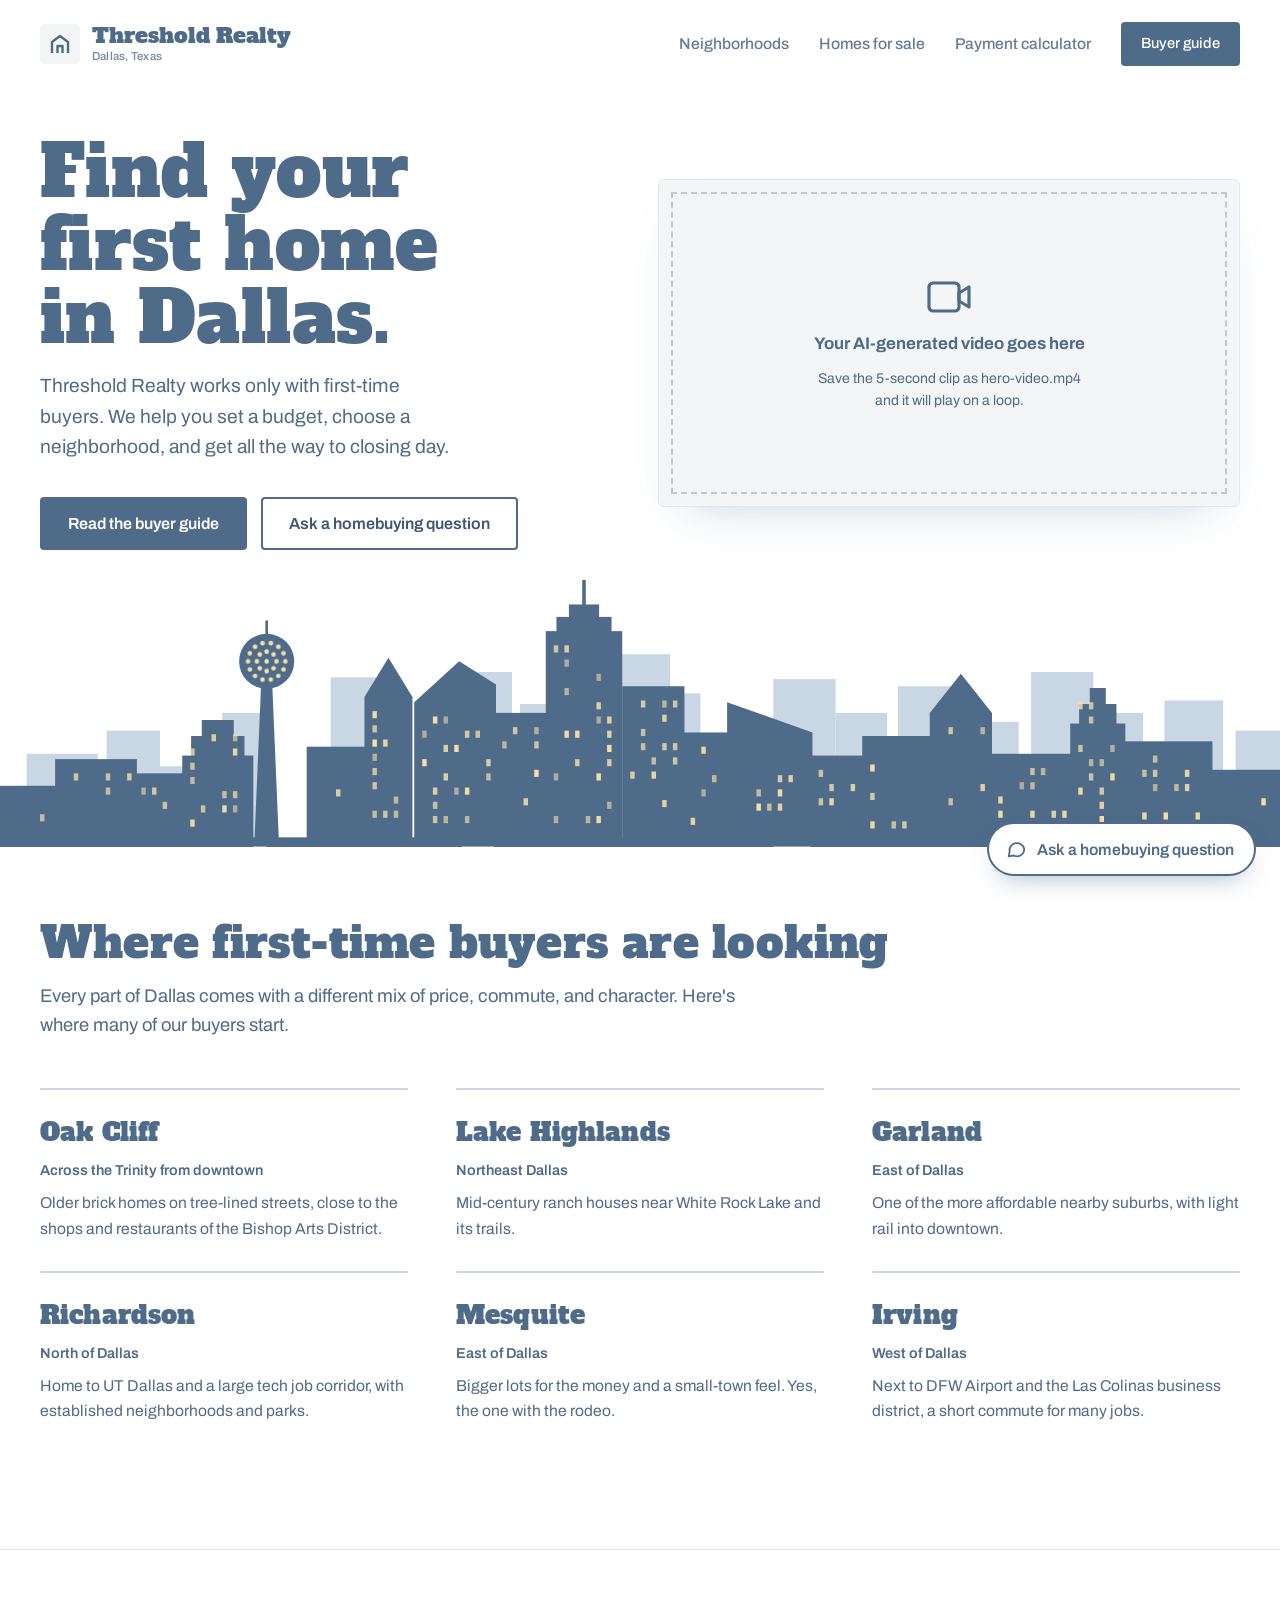
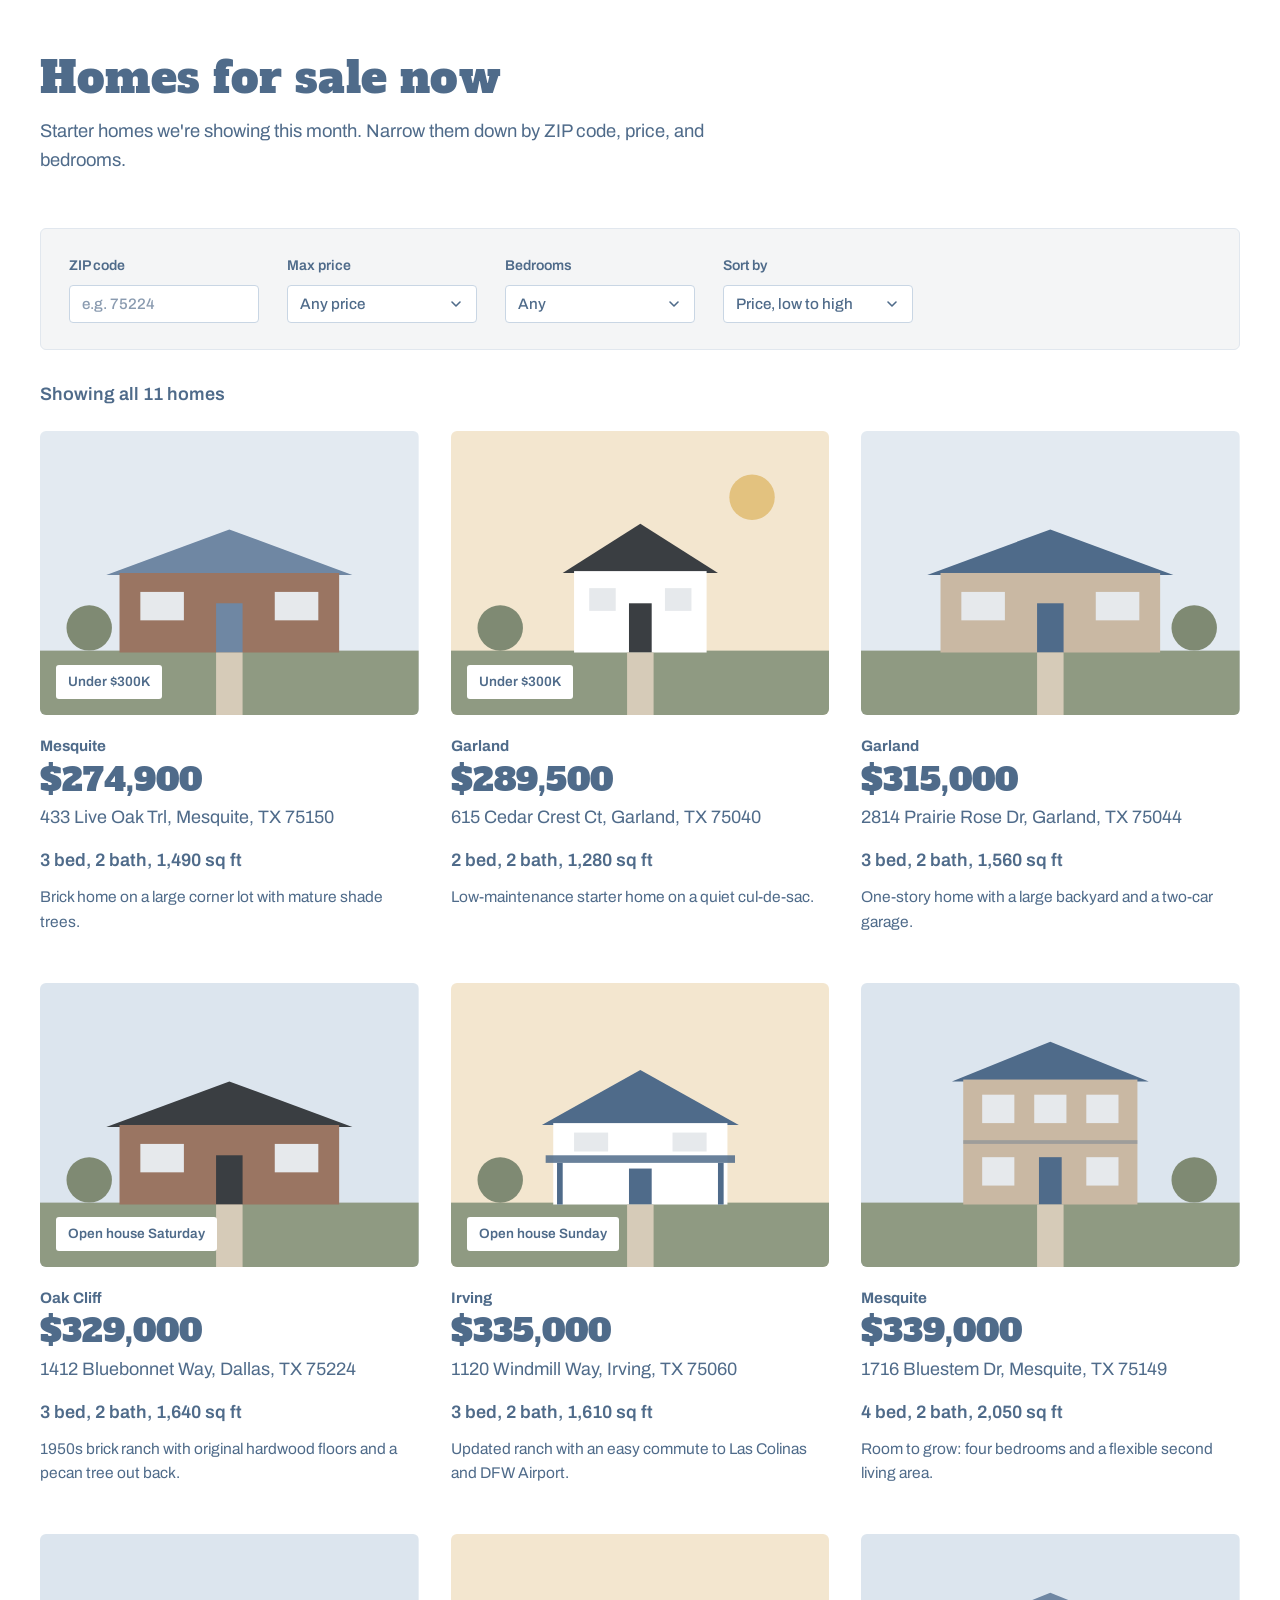
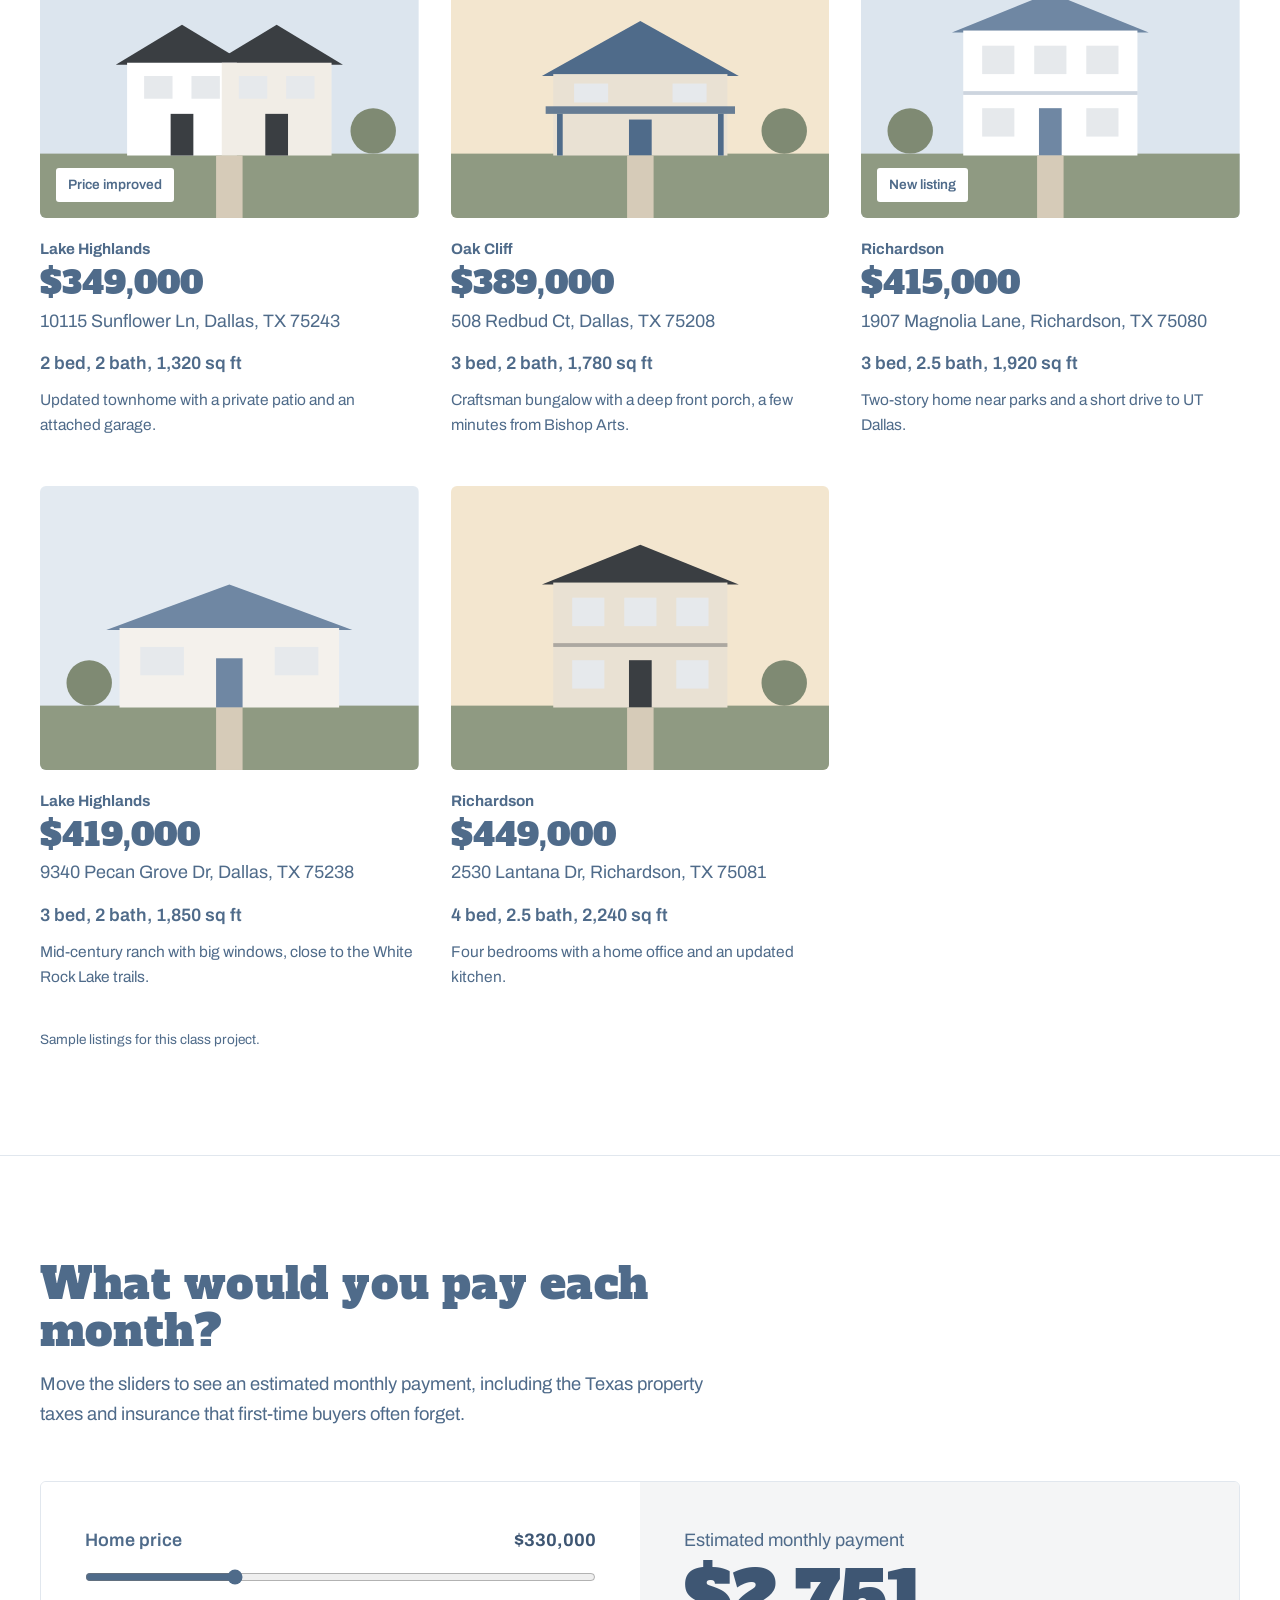
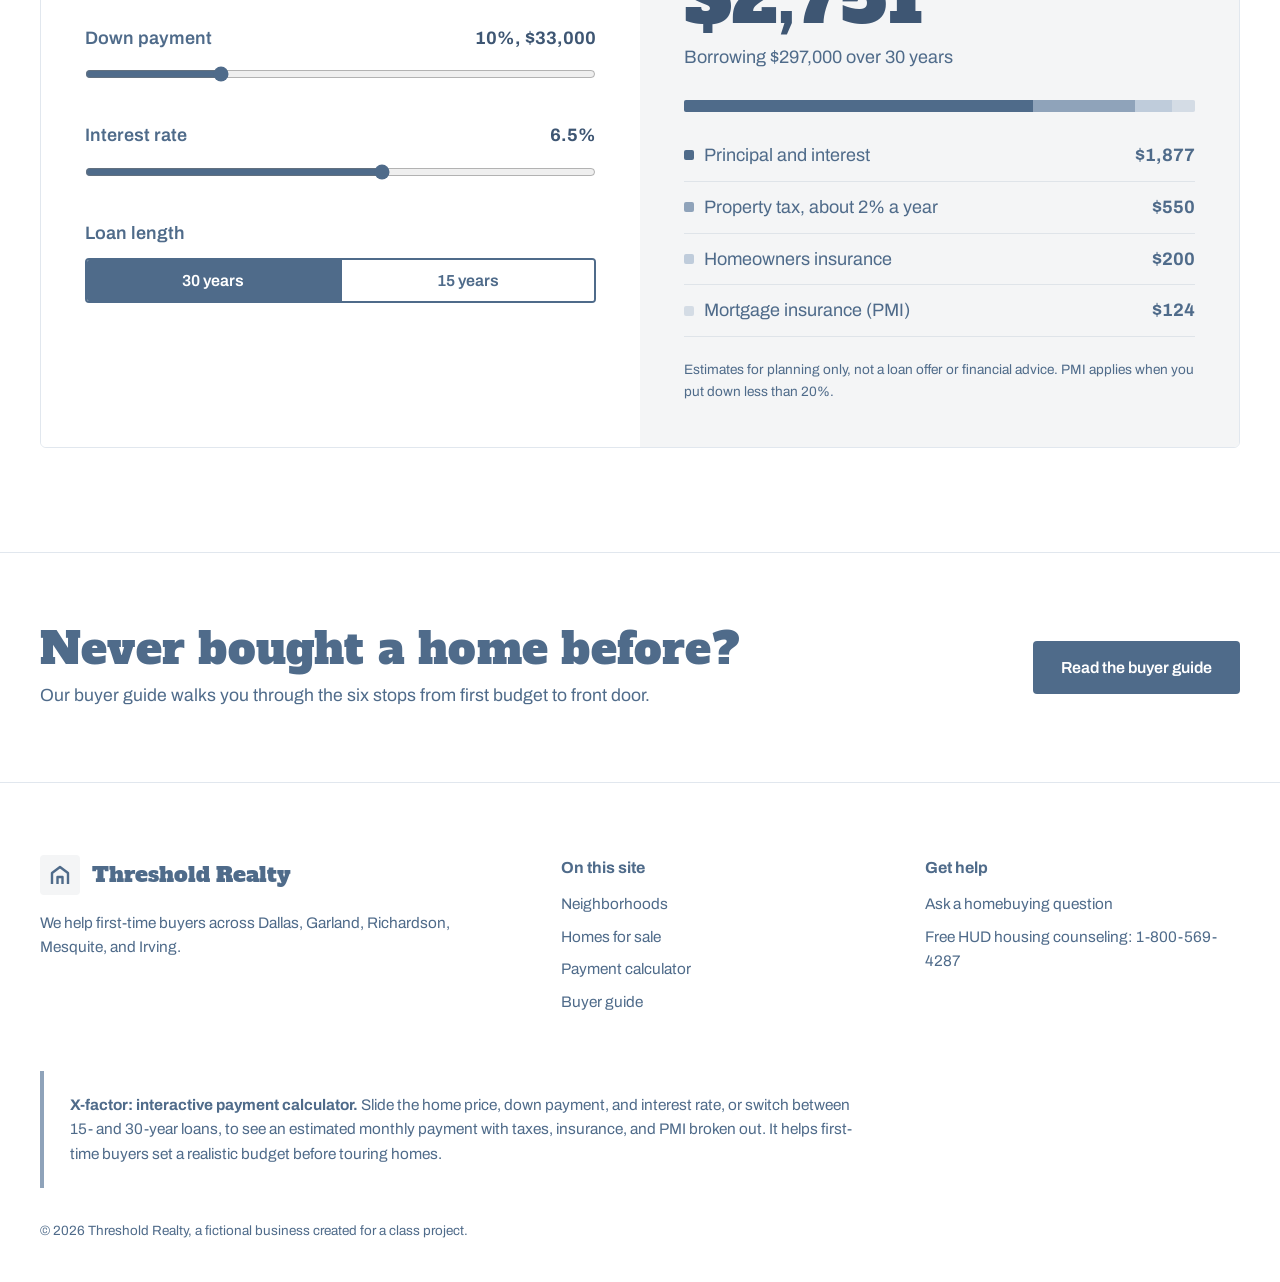
<file: index.html>
<!DOCTYPE html>
<html lang="en">
<head>
  <meta charset="UTF-8">
  <meta name="viewport" content="width=device-width, initial-scale=1.0">
  <title>Threshold Realty | First-Time Homebuyers in Dallas</title>
  <meta name="description" content="Threshold Realty helps first-time buyers find, afford, and close on a home in Dallas.">
  <link rel="stylesheet" href="styles.css">
</head>
<body>

  <!-- =============== HERO: Dallas sunset, skyline, video =============== -->
  <div class="sky">
    <header class="site-header">
      <nav class="wrap nav" aria-label="Main">
        <a href="index.html" class="logo" aria-label="Threshold Realty home">
          <span class="logo-mark"><svg viewBox="0 0 24 24" fill="none" stroke="#4F6B8A" stroke-width="2.4" stroke-linejoin="round"><path d="M4 21V10l8-6 8 6v11"/><path d="M9.5 21v-7h5v7"/></svg></span>
          <span class="logo-word">Threshold Realty<small>Dallas, Texas</small></span>
        </a>
        <ul class="nav-links">
          <li><a href="#neighborhoods">Neighborhoods</a></li>
          <li><a href="#homes">Homes for sale</a></li>
          <li><a href="#calculator">Payment calculator</a></li>
          <li class="keep"><a href="guide.html" class="btn btn-sunset">Buyer guide</a></li>
        </ul>
      </nav>
    </header>

    <section class="wrap hero-body">
      <div>
        <h1>Find your first home in Dallas.</h1>
        <p class="lead">Threshold Realty works only with first-time buyers. We help you set a budget, choose a neighborhood, and get all the way to closing day.</p>
        <div class="hero-actions">
          <!-- Button to the second page (requirement 3) -->
          <a href="guide.html" class="btn btn-dusk">Read the buyer guide</a>
          <button type="button" class="btn btn-line" data-open-chat>Ask a homebuying question</button>
        </div>
      </div>

      <!-- AI-generated video (requirements 1 + 2)
           Save your ~5-second clip as hero-video.mp4 (next to this file).
           autoplay + muted + loop + playsinline = plays on a loop as soon as the page opens. -->
      <div class="video-frame" id="videoFrame">
        <video id="heroVideo" autoplay muted loop playsinline preload="auto" aria-label="Threshold Realty video">
          <source src="hero-video.mp4" type="video/mp4">
        </video>
        <div class="video-placeholder">
          <svg viewBox="0 0 24 24" fill="none" stroke="currentColor" stroke-width="1.6" stroke-linecap="round" stroke-linejoin="round"><rect x="2" y="5" width="15" height="14" rx="2"/><path d="M17 10l5-3v10l-5-3z"/></svg>
          <strong>Your AI-generated video goes here</strong>
          <span>Save the 5-second clip as hero-video.mp4 and it will play on a loop.</span>
        </div>
      </div>
    </section>

    <div class="skyline" data-skyline></div>
  </div>

  <main>
    <!-- =============== NEIGHBORHOODS =============== -->
    <section class="hoods" id="neighborhoods">
      <div class="wrap">
        <h2>Where first-time buyers are looking</h2>
        <p class="lead">Every part of Dallas comes with a different mix of price, commute, and character. Here's where many of our buyers start.</p>
        <ul class="hood-list">
          <li>
            <span class="slab">Oak Cliff</span>
            <span class="where">Across the Trinity from downtown</span>
            <p>Older brick homes on tree-lined streets, close to the shops and restaurants of the Bishop Arts District.</p>
          </li>
          <li>
            <span class="slab">Lake Highlands</span>
            <span class="where">Northeast Dallas</span>
            <p>Mid-century ranch houses near White Rock Lake and its trails.</p>
          </li>
          <li>
            <span class="slab">Garland</span>
            <span class="where">East of Dallas</span>
            <p>One of the more affordable nearby suburbs, with light rail into downtown.</p>
          </li>
          <li>
            <span class="slab">Richardson</span>
            <span class="where">North of Dallas</span>
            <p>Home to UT Dallas and a large tech job corridor, with established neighborhoods and parks.</p>
          </li>
          <li>
            <span class="slab">Mesquite</span>
            <span class="where">East of Dallas</span>
            <p>Bigger lots for the money and a small-town feel. Yes, the one with the rodeo.</p>
          </li>
          <li>
            <span class="slab">Irving</span>
            <span class="where">West of Dallas</span>
            <p>Next to DFW Airport and the Las Colinas business district, a short commute for many jobs.</p>
          </li>
        </ul>
      </div>
    </section>

    <!-- =============== HOMES FOR SALE (with filters) =============== -->
    <section class="band" id="homes">
      <div class="wrap">
        <div class="band-head">
          <h2>Homes for sale now</h2>
          <p class="lead">Starter homes we're showing this month. Narrow them down by ZIP code, price, and bedrooms.</p>
        </div>

        <div class="filters" aria-label="Filter homes">
          <div class="filter-row">
            <div class="filter-block">
              <label class="filter-label" for="zipInput">ZIP code</label>
              <input type="text" id="zipInput" inputmode="numeric" maxlength="5" pattern="[0-9]*" placeholder="e.g. 75224" list="zipList" autocomplete="postal-code">
              <datalist id="zipList"></datalist>
            </div>
            <div class="filter-block">
              <label class="filter-label" for="maxPrice">Max price</label>
              <select id="maxPrice">
                <option value="any">Any price</option>
                <option value="300000">Under $300K</option>
                <option value="350000">Under $350K</option>
                <option value="400000">Under $400K</option>
                <option value="450000">Under $450K</option>
              </select>
            </div>
            <div class="filter-block">
              <label class="filter-label" for="minBeds">Bedrooms</label>
              <select id="minBeds">
                <option value="0">Any</option>
                <option value="2">2 or more</option>
                <option value="3">3 or more</option>
                <option value="4">4 or more</option>
              </select>
            </div>
            <div class="filter-block">
              <label class="filter-label" for="sortBy">Sort by</label>
              <select id="sortBy">
                <option value="low">Price, low to high</option>
                <option value="high">Price, high to low</option>
                <option value="size">Largest first</option>
              </select>
            </div>
          </div>
        </div>

        <div class="results-bar">
          <p id="homeCount" aria-live="polite"></p>
          <button type="button" class="text-btn" id="clearFilters" hidden>Clear filters</button>
        </div>
        <div class="home-grid" id="homeGrid"></div>
        <p class="fine">Sample listings for this class project.</p>
      </div>
    </section>

    <!-- =============== X-FACTOR: PAYMENT CALCULATOR =============== -->
    <section class="band band-sky" id="calculator">
      <div class="wrap">
        <div class="band-head">
          <h2>What would you pay each month?</h2>
          <p class="lead">Move the sliders to see an estimated monthly payment, including the Texas property taxes and insurance that first-time buyers often forget.</p>
        </div>
        <div class="calc">
          <div class="calc-inputs">
            <div class="field">
              <div class="field-row"><label for="price">Home price</label><output id="priceOut" for="price"></output></div>
              <input type="range" id="price" min="100000" max="900000" step="5000" value="330000">
            </div>
            <div class="field">
              <div class="field-row"><label for="down">Down payment</label><output id="downOut" for="down"></output></div>
              <input type="range" id="down" min="3" max="30" step="0.5" value="10">
            </div>
            <div class="field">
              <div class="field-row"><label for="rate">Interest rate</label><output id="rateOut" for="rate"></output></div>
              <input type="range" id="rate" min="3" max="9" step="0.125" value="6.5">
            </div>
            <div class="field">
              <div class="field-row"><span class="label" id="termLabel">Loan length</span></div>
              <div class="term" role="group" aria-labelledby="termLabel">
                <button type="button" data-term="30" aria-pressed="true">30 years</button>
                <button type="button" data-term="15" aria-pressed="false">15 years</button>
              </div>
            </div>
          </div>
          <div class="calc-out" aria-live="polite">
            <div class="sub">Estimated monthly payment</div>
            <div class="big" id="total">$0</div>
            <div class="sub" id="loanLine"></div>
            <div class="stack" aria-hidden="true">
              <span id="bPI" style="background:#4F6B8A"></span>
              <span id="bTax" style="background:#8FA3BA"></span>
              <span id="bIns" style="background:#BFCCDB"></span>
              <span id="bPmi" style="background:#D4DCE5"></span>
            </div>
            <ul class="rows">
              <li><span><i style="background:#4F6B8A"></i>Principal and interest</span><strong id="pi"></strong></li>
              <li><span><i style="background:#8FA3BA"></i>Property tax, about 2% a year</span><strong id="tax"></strong></li>
              <li><span><i style="background:#BFCCDB"></i>Homeowners insurance</span><strong id="ins"></strong></li>
              <li><span><i style="background:#D4DCE5"></i>Mortgage insurance (PMI)</span><strong id="pmi"></strong></li>
            </ul>
            <p class="fine">Estimates for planning only, not a loan offer or financial advice. PMI applies when you put down less than 20%.</p>
          </div>
        </div>
      </div>
    </section>

    <!-- =============== CALL TO ACTION: PAGE 2 =============== -->
    <section class="cta">
      <div class="wrap">
        <div>
          <h2>Never bought a home before?</h2>
          <p>Our buyer guide walks you through the six stops from first budget to front door.</p>
        </div>
        <div class="cta-actions">
          <a href="guide.html" class="btn btn-dusk">Read the buyer guide</a>
        </div>
      </div>
    </section>
  </main>

  <!-- =============== FOOTER =============== -->
  <footer class="site-footer">
    <div class="wrap">
      <div class="foot-grid">
        <div>
          <a href="index.html" class="logo">
            <span class="logo-mark"><svg viewBox="0 0 24 24" fill="none" stroke="#4F6B8A" stroke-width="2.4" stroke-linejoin="round"><path d="M4 21V10l8-6 8 6v11"/><path d="M9.5 21v-7h5v7"/></svg></span>
            <span class="logo-word">Threshold Realty</span>
          </a>
          <p>We help first-time buyers across Dallas, Garland, Richardson, Mesquite, and Irving.</p>
        </div>
        <div>
          <h4>On this site</h4>
          <ul>
            <li><a href="#neighborhoods">Neighborhoods</a></li>
            <li><a href="#homes">Homes for sale</a></li>
            <li><a href="#calculator">Payment calculator</a></li>
            <li><a href="guide.html">Buyer guide</a></li>
          </ul>
        </div>
        <div>
          <h4>Get help</h4>
          <ul>
            <li><a href="#" data-open-chat>Ask a homebuying question</a></li>
            <li>Free HUD housing counseling: 1-800-569-4287</li>
          </ul>
        </div>
      </div>

      <!-- X-factor description (requirement 5, under 50 words) -->
      <p class="xfactor"><strong>X-factor: interactive payment calculator.</strong> Slide the home price, down payment, and interest rate, or switch between 15- and 30-year loans, to see an estimated monthly payment with taxes, insurance, and PMI broken out. It helps first-time buyers set a realistic budget before touring homes.</p>

      <p class="legal">&copy; 2026 Threshold Realty, a fictional business created for a class project.</p>
    </div>
  </footer>

  <script>
    /* Video: start playing on a loop as soon as it loads */
    (function () {
      const video = document.getElementById("heroVideo");
      const frame = document.getElementById("videoFrame");
      const ready = () => frame.classList.add("has-video");
      video.addEventListener("loadeddata", ready);
      if (video.readyState >= 2) ready();
      const p = video.play();
      if (p && p.catch) p.catch(() => {});
    })();

    /* X-factor: payment calculator */
    (function () {
      const $ = id => document.getElementById(id);
      const money = n => "$" + Math.round(n).toLocaleString("en-US");
      const TAX = 0.02, INSURANCE_YEAR = 2400, PMI = 0.005;
      let years = 30;

      function update() {
        const price = +$("price").value, downPct = +$("down").value, rate = +$("rate").value;
        const down = price * downPct / 100, loan = price - down;
        const r = rate / 1200, n = years * 12;
        const pi = loan * r / (1 - Math.pow(1 + r, -n));
        const tax = price * TAX / 12, ins = INSURANCE_YEAR / 12;
        const pmi = downPct < 20 ? loan * PMI / 12 : 0;
        const total = pi + tax + ins + pmi;

        $("priceOut").textContent = money(price);
        $("downOut").textContent = downPct + "%, " + money(down);
        $("rateOut").textContent = (+rate.toFixed(3)) + "%";
        $("total").textContent = money(total);
        $("loanLine").textContent = "Borrowing " + money(loan) + " over " + years + " years";
        $("pi").textContent = money(pi);
        $("tax").textContent = money(tax);
        $("ins").textContent = money(ins);
        $("pmi").textContent = money(pmi);
        [["bPI", pi], ["bTax", tax], ["bIns", ins], ["bPmi", pmi]].forEach(([id, v]) => $(id).style.width = (v / total * 100) + "%");
      }

      ["price", "down", "rate"].forEach(id => $(id).addEventListener("input", update));
      document.querySelectorAll("[data-term]").forEach(b => b.addEventListener("click", () => {
        years = +b.dataset.term;
        document.querySelectorAll("[data-term]").forEach(x => x.setAttribute("aria-pressed", x === b));
        update();
      }));
      update();
    })();
  </script>
  <script src="skyline.js"></script>
  <script src="listings.js"></script>
  <!-- Chatbot on this page (requirement 4) -->
  <script src="chat.js"></script>
</body>
</html>
</file>
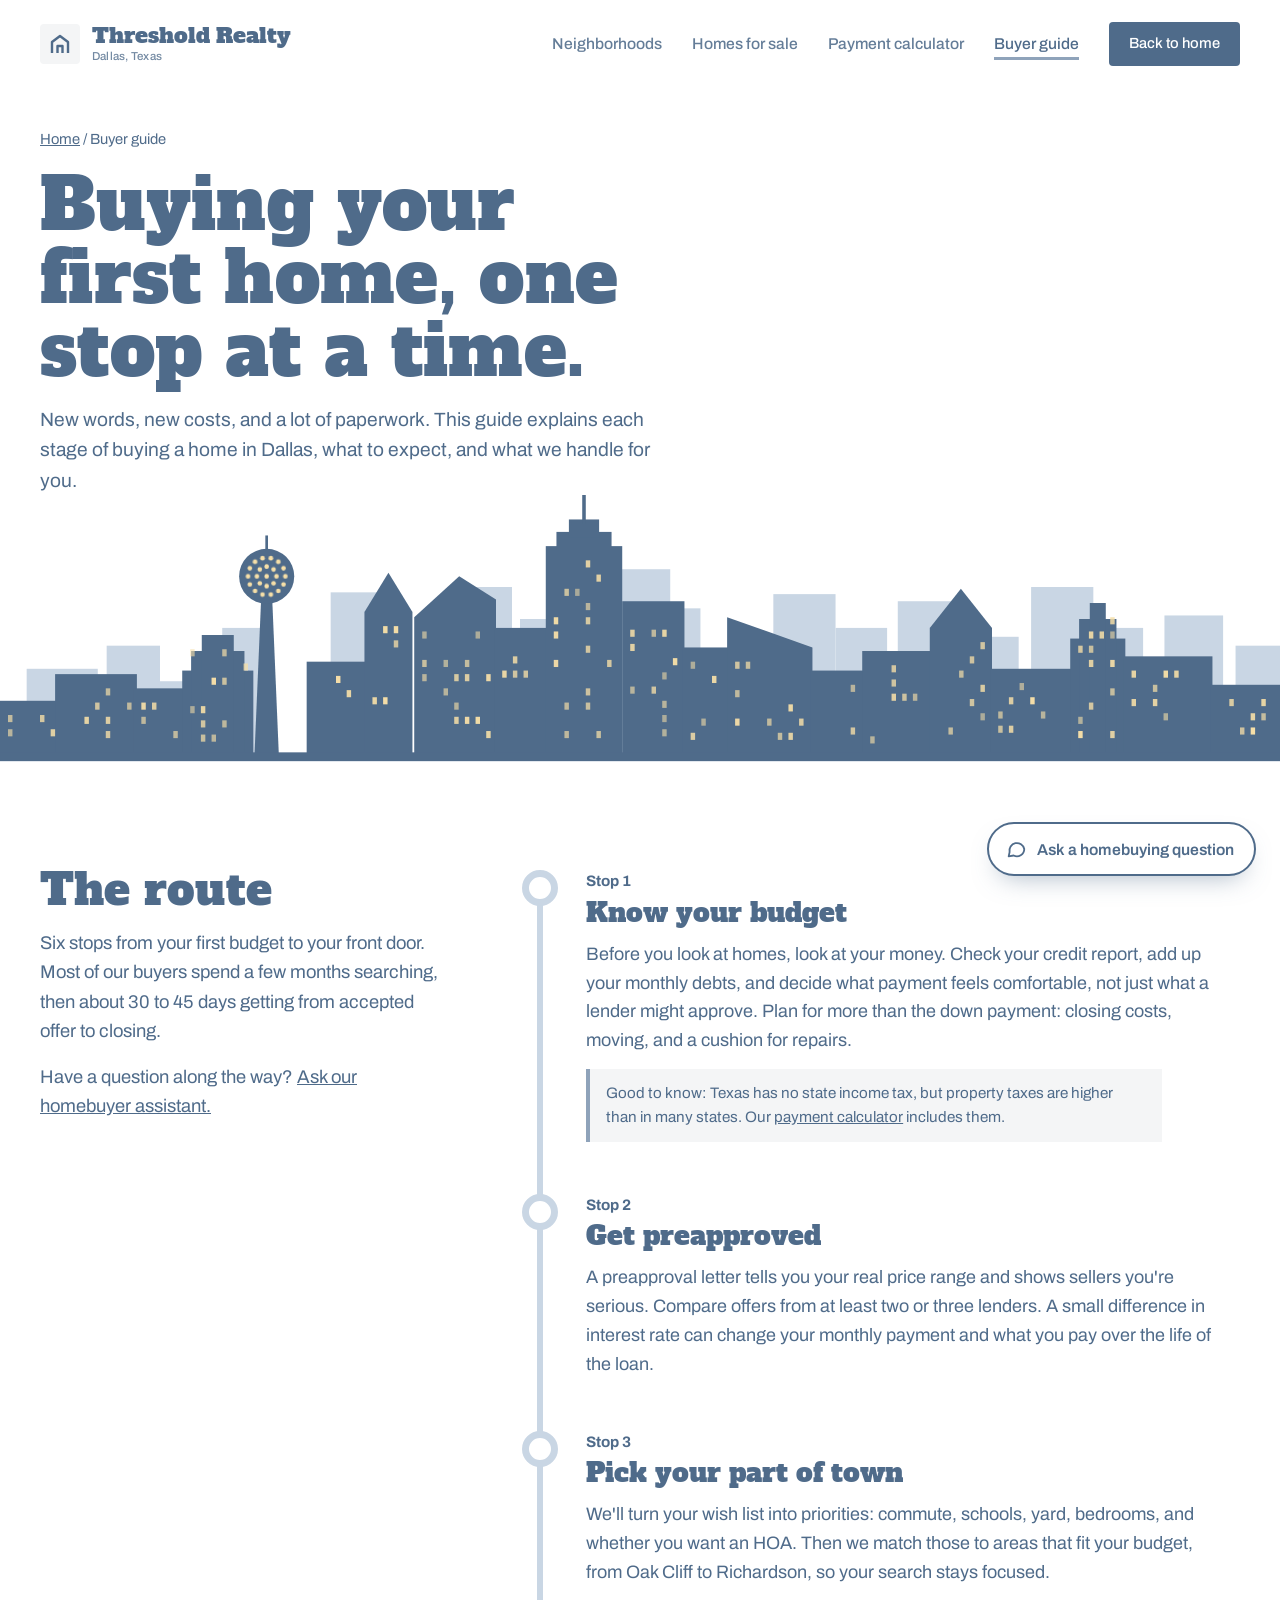
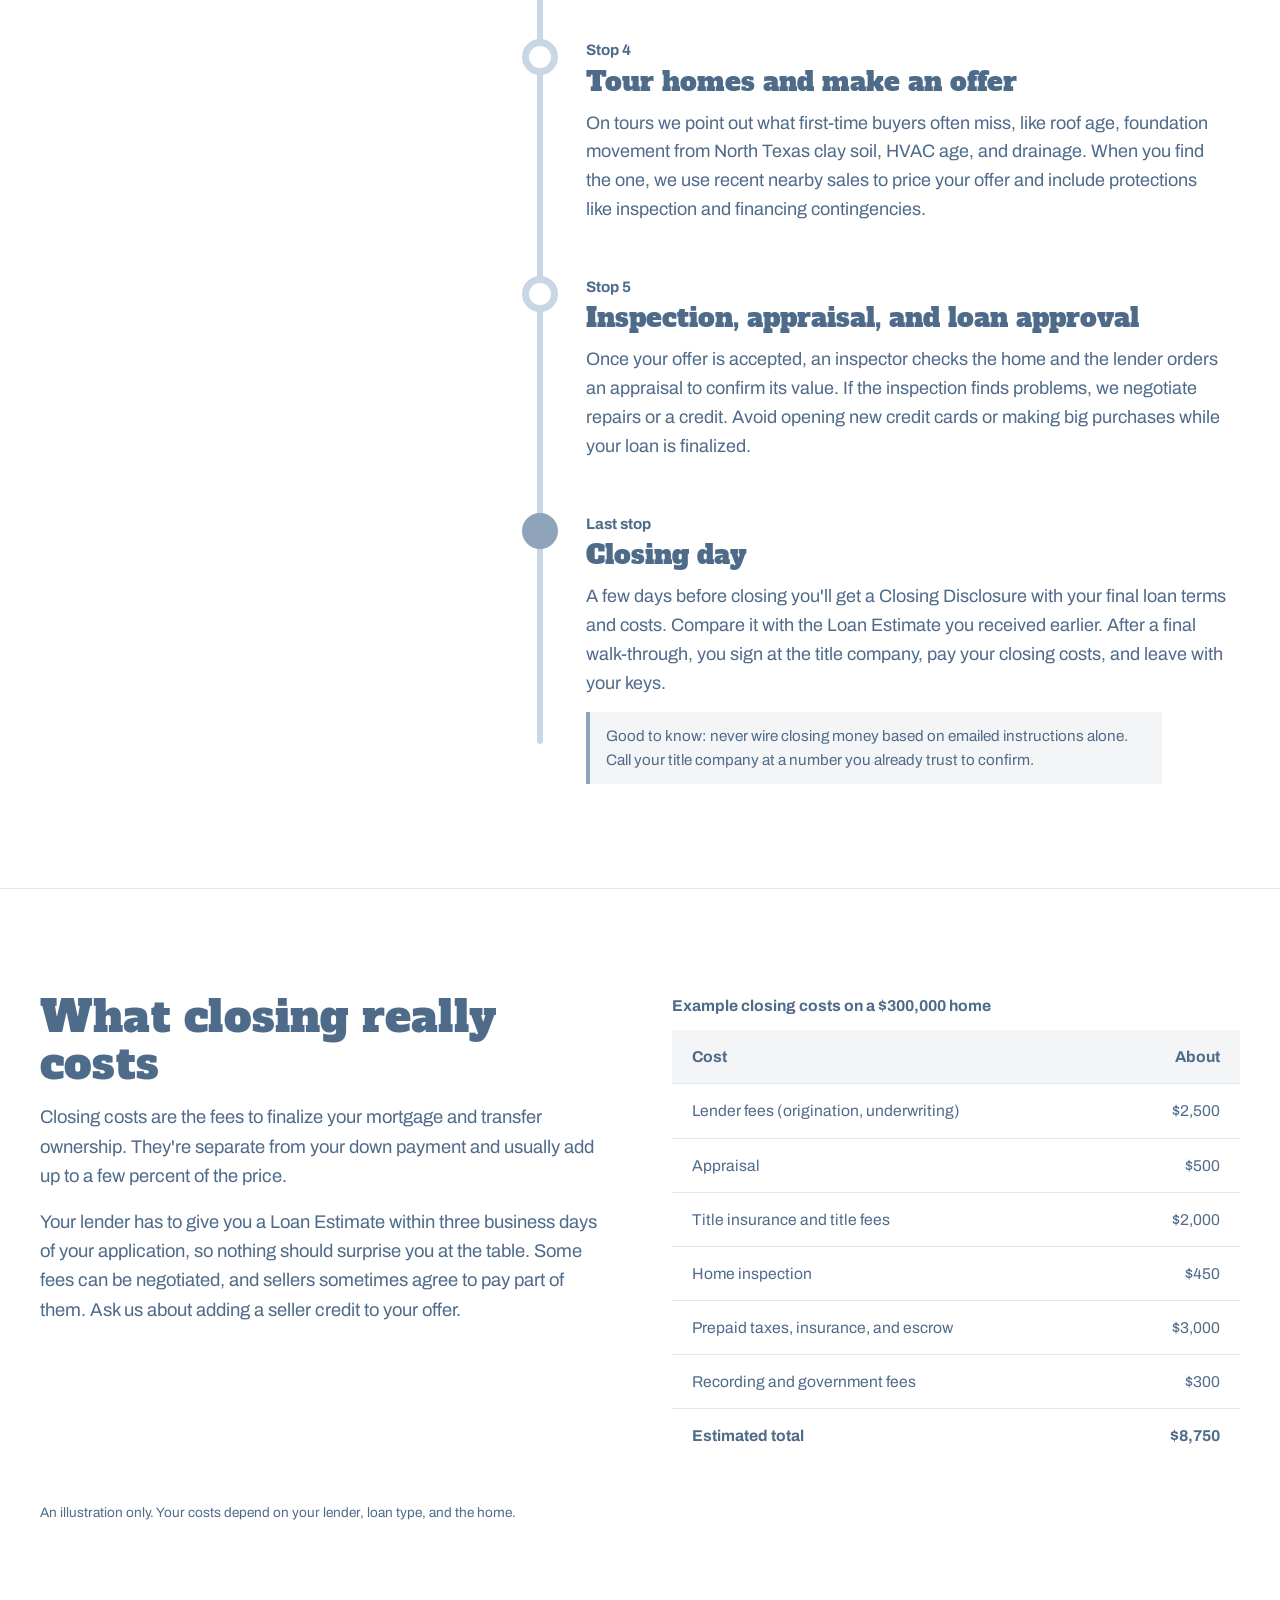
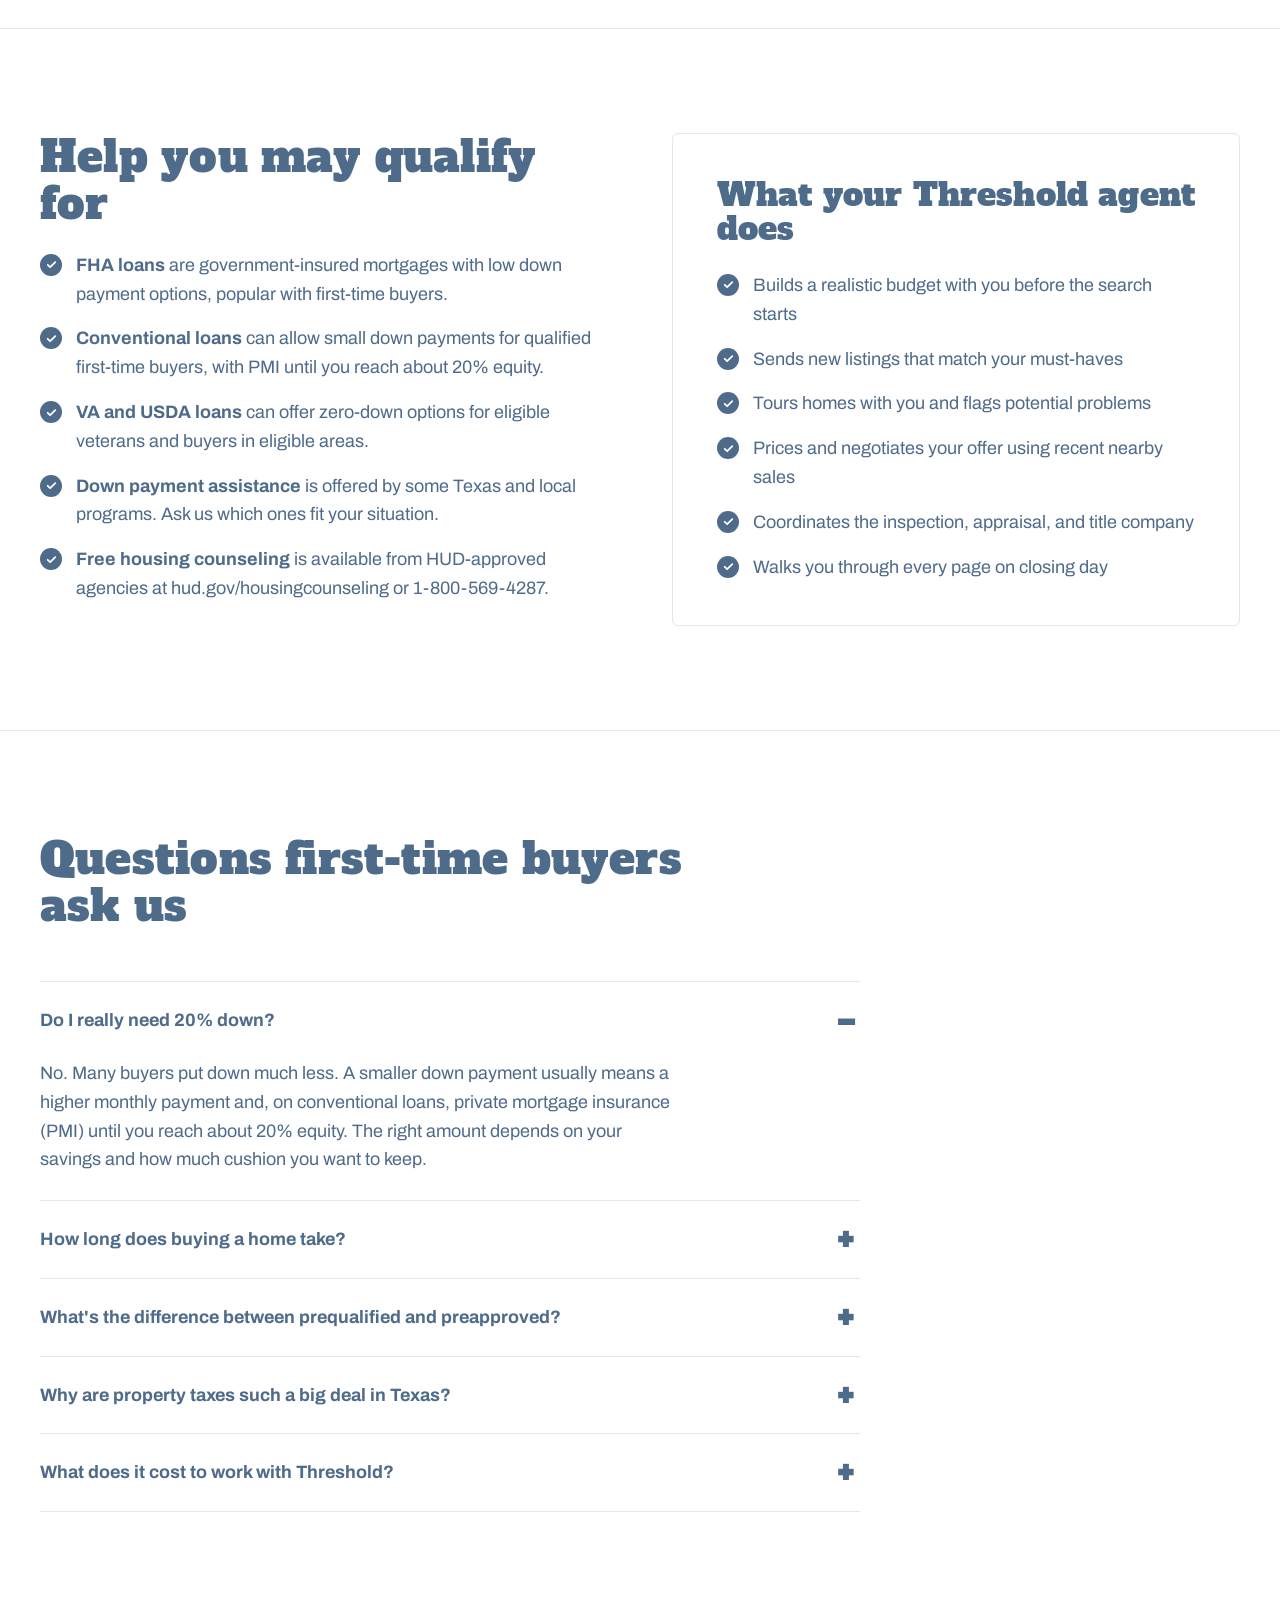
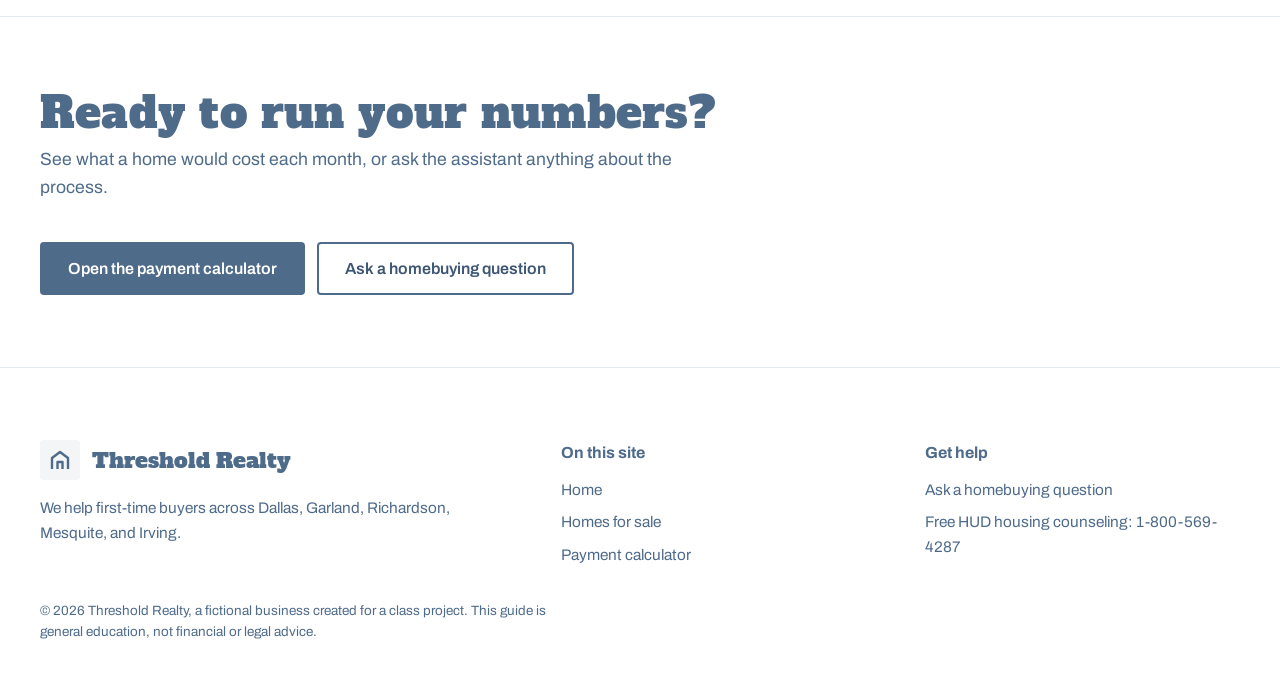
<file: guide.html>
<!DOCTYPE html>
<html lang="en">
<head>
  <meta charset="UTF-8">
  <meta name="viewport" content="width=device-width, initial-scale=1.0">
  <title>Buyer Guide | Threshold Realty, Dallas</title>
  <meta name="description" content="Six stops from your first budget to your front door: how buying a first home in Dallas works.">
  <link rel="stylesheet" href="styles.css">
</head>
<body>

  <div class="sky sky-short">
    <header class="site-header">
      <nav class="wrap nav" aria-label="Main">
        <a href="index.html" class="logo" aria-label="Threshold Realty home">
          <span class="logo-mark"><svg viewBox="0 0 24 24" fill="none" stroke="#4F6B8A" stroke-width="2.4" stroke-linejoin="round"><path d="M4 21V10l8-6 8 6v11"/><path d="M9.5 21v-7h5v7"/></svg></span>
          <span class="logo-word">Threshold Realty<small>Dallas, Texas</small></span>
        </a>
        <ul class="nav-links">
          <li><a href="index.html#neighborhoods">Neighborhoods</a></li>
          <li><a href="index.html#homes">Homes for sale</a></li>
          <li><a href="index.html#calculator">Payment calculator</a></li>
          <li><a href="guide.html" aria-current="page">Buyer guide</a></li>
          <li class="keep"><a href="index.html" class="btn btn-dusk">Back to home</a></li>
        </ul>
      </nav>
    </header>

    <section class="wrap hero-body">
      <div>
        <p class="crumbs"><a href="index.html">Home</a> / Buyer guide</p>
        <h1>Buying your first home, one stop at a time.</h1>
        <p class="lead">New words, new costs, and a lot of paperwork. This guide explains each stage of buying a home in Dallas, what to expect, and what we handle for you.</p>
      </div>
    </section>

    <div class="skyline" data-skyline></div>
  </div>

  <main>
    <!-- =============== THE ROUTE =============== -->
    <section class="band">
      <div class="wrap route-layout">
        <div class="route-intro">
          <h2>The route</h2>
          <p class="lead">Six stops from your first budget to your front door. Most of our buyers spend a few months searching, then about 30 to 45 days getting from accepted offer to closing.</p>
          <p class="lead">Have a question along the way? <a href="#" data-open-chat>Ask our homebuyer assistant.</a></p>
        </div>

        <ol class="route">
          <li>
            <span class="stop">Stop 1</span>
            <h3>Know your budget</h3>
            <p>Before you look at homes, look at your money. Check your credit report, add up your monthly debts, and decide what payment feels comfortable, not just what a lender might approve. Plan for more than the down payment: closing costs, moving, and a cushion for repairs.</p>
            <p class="know">Good to know: Texas has no state income tax, but property taxes are higher than in many states. Our <a href="index.html#calculator">payment calculator</a> includes them.</p>
          </li>
          <li>
            <span class="stop">Stop 2</span>
            <h3>Get preapproved</h3>
            <p>A preapproval letter tells you your real price range and shows sellers you're serious. Compare offers from at least two or three lenders. A small difference in interest rate can change your monthly payment and what you pay over the life of the loan.</p>
          </li>
          <li>
            <span class="stop">Stop 3</span>
            <h3>Pick your part of town</h3>
            <p>We'll turn your wish list into priorities: commute, schools, yard, bedrooms, and whether you want an HOA. Then we match those to areas that fit your budget, from Oak Cliff to Richardson, so your search stays focused.</p>
          </li>
          <li>
            <span class="stop">Stop 4</span>
            <h3>Tour homes and make an offer</h3>
            <p>On tours we point out what first-time buyers often miss, like roof age, foundation movement from North Texas clay soil, HVAC age, and drainage. When you find the one, we use recent nearby sales to price your offer and include protections like inspection and financing contingencies.</p>
          </li>
          <li>
            <span class="stop">Stop 5</span>
            <h3>Inspection, appraisal, and loan approval</h3>
            <p>Once your offer is accepted, an inspector checks the home and the lender orders an appraisal to confirm its value. If the inspection finds problems, we negotiate repairs or a credit. Avoid opening new credit cards or making big purchases while your loan is finalized.</p>
          </li>
          <li>
            <span class="stop">Last stop</span>
            <h3>Closing day</h3>
            <p>A few days before closing you'll get a Closing Disclosure with your final loan terms and costs. Compare it with the Loan Estimate you received earlier. After a final walk-through, you sign at the title company, pay your closing costs, and leave with your keys.</p>
            <p class="know">Good to know: never wire closing money based on emailed instructions alone. Call your title company at a number you already trust to confirm.</p>
          </li>
        </ol>
      </div>
    </section>

    <!-- =============== CLOSING COSTS =============== -->
    <section class="band band-sky">
      <div class="wrap split">
        <div>
          <h2>What closing really costs</h2>
          <p class="lead">Closing costs are the fees to finalize your mortgage and transfer ownership. They're separate from your down payment and usually add up to a few percent of the price.</p>
          <p class="lead">Your lender has to give you a Loan Estimate within three business days of your application, so nothing should surprise you at the table. Some fees can be negotiated, and sellers sometimes agree to pay part of them. Ask us about adding a seller credit to your offer.</p>
        </div>
        <table class="cost">
          <caption>Example closing costs on a $300,000 home</caption>
          <thead><tr><th>Cost</th><th>About</th></tr></thead>
          <tbody>
            <tr><td>Lender fees (origination, underwriting)</td><td>$2,500</td></tr>
            <tr><td>Appraisal</td><td>$500</td></tr>
            <tr><td>Title insurance and title fees</td><td>$2,000</td></tr>
            <tr><td>Home inspection</td><td>$450</td></tr>
            <tr><td>Prepaid taxes, insurance, and escrow</td><td>$3,000</td></tr>
            <tr><td>Recording and government fees</td><td>$300</td></tr>
          </tbody>
          <tfoot><tr><td>Estimated total</td><td>$8,750</td></tr></tfoot>
        </table>
      </div>
      <div class="wrap"><p class="fine">An illustration only. Your costs depend on your lender, loan type, and the home.</p></div>
    </section>

    <!-- =============== PROGRAMS + WHAT WE DO =============== -->
    <section class="band">
      <div class="wrap split">
        <div>
          <h2>Help you may qualify for</h2>
          <ul class="checks">
            <li><strong>FHA loans</strong> are government-insured mortgages with low down payment options, popular with first-time buyers.</li>
            <li><strong>Conventional loans</strong> can allow small down payments for qualified first-time buyers, with PMI until you reach about 20% equity.</li>
            <li><strong>VA and USDA loans</strong> can offer zero-down options for eligible veterans and buyers in eligible areas.</li>
            <li><strong>Down payment assistance</strong> is offered by some Texas and local programs. Ask us which ones fit your situation.</li>
            <li><strong>Free housing counseling</strong> is available from HUD-approved agencies at hud.gov/housingcounseling or 1-800-569-4287.</li>
          </ul>
        </div>
        <div class="agent-box">
          <h2>What your Threshold agent does</h2>
          <ul class="checks">
            <li>Builds a realistic budget with you before the search starts</li>
            <li>Sends new listings that match your must-haves</li>
            <li>Tours homes with you and flags potential problems</li>
            <li>Prices and negotiates your offer using recent nearby sales</li>
            <li>Coordinates the inspection, appraisal, and title company</li>
            <li>Walks you through every page on closing day</li>
          </ul>
        </div>
      </div>
    </section>

    <!-- =============== FAQ =============== -->
    <section class="band band-sky">
      <div class="wrap">
        <div class="band-head"><h2>Questions first-time buyers ask us</h2></div>
        <div class="faq">
          <details open>
            <summary>Do I really need 20% down?</summary>
            <p>No. Many buyers put down much less. A smaller down payment usually means a higher monthly payment and, on conventional loans, private mortgage insurance (PMI) until you reach about 20% equity. The right amount depends on your savings and how much cushion you want to keep.</p>
          </details>
          <details>
            <summary>How long does buying a home take?</summary>
            <p>Searching can take a few weeks or a few months. After your offer is accepted, closing usually takes about 30 to 45 days while the inspection, appraisal, and loan approval are completed.</p>
          </details>
          <details>
            <summary>What's the difference between prequalified and preapproved?</summary>
            <p>Prequalification is a quick estimate based on what you tell a lender. Preapproval means the lender has checked your income, assets, and credit, which makes your offer much stronger.</p>
          </details>
          <details>
            <summary>Why are property taxes such a big deal in Texas?</summary>
            <p>Texas has no state income tax, so local governments rely heavily on property taxes. That makes them a large part of your monthly payment. If the home is your main residence, you can apply for a homestead exemption to lower your tax bill.</p>
          </details>
          <details>
            <summary>What does it cost to work with Threshold?</summary>
            <p>Your first consultation is free. Before we tour homes together, we explain how our pay works and put it in a written agreement, so you always know what to expect.</p>
          </details>
        </div>
      </div>
    </section>

    <section class="cta">
      <div class="wrap">
        <div>
          <h2>Ready to run your numbers?</h2>
          <p>See what a home would cost each month, or ask the assistant anything about the process.</p>
        </div>
        <div class="cta-actions">
          <a href="index.html#calculator" class="btn btn-dusk">Open the payment calculator</a>
          <button type="button" class="btn btn-line" data-open-chat>Ask a homebuying question</button>
        </div>
      </div>
    </section>
  </main>

  <footer class="site-footer">
    <div class="wrap">
      <div class="foot-grid">
        <div>
          <a href="index.html" class="logo">
            <span class="logo-mark"><svg viewBox="0 0 24 24" fill="none" stroke="#4F6B8A" stroke-width="2.4" stroke-linejoin="round"><path d="M4 21V10l8-6 8 6v11"/><path d="M9.5 21v-7h5v7"/></svg></span>
            <span class="logo-word">Threshold Realty</span>
          </a>
          <p>We help first-time buyers across Dallas, Garland, Richardson, Mesquite, and Irving.</p>
        </div>
        <div>
          <h4>On this site</h4>
          <ul>
            <li><a href="index.html">Home</a></li>
            <li><a href="index.html#homes">Homes for sale</a></li>
            <li><a href="index.html#calculator">Payment calculator</a></li>
          </ul>
        </div>
        <div>
          <h4>Get help</h4>
          <ul>
            <li><a href="#" data-open-chat>Ask a homebuying question</a></li>
            <li>Free HUD housing counseling: 1-800-569-4287</li>
          </ul>
        </div>
      </div>
      <p class="legal">&copy; 2026 Threshold Realty, a fictional business created for a class project. This guide is general education, not financial or legal advice.</p>
    </div>
  </footer>

  <script src="skyline.js"></script>
  <!-- Chatbot on this page (requirement 4) -->
  <script src="chat.js"></script>
</body>
</html>
</file>
<file: styles.css>
/* ============================================================
   Threshold Realty — Dallas
   Shared styles for index.html + guide.html

   Palette: white page, color lives in the skyline
     Skyline blue  #4F6B8A   skyline front layer AND all text + buttons
     Skyline back  #C9D6E4   lighter towers behind; windows #F6DFA8
     --panel       #F4F5F6   quiet panels (calculator result, tables)
     --rule        #E3E5E7   dividers
   Type
     Alfa Slab One — headings (Texas wood-type / storefront slab)
     Archivo       — everything else
   ============================================================ */

@font-face { font-family: "Alfa Slab One"; src: url("alfa-slab-one.woff2") format("woff2"); font-weight: 400; font-display: swap; }
@font-face { font-family: "Archivo"; src: url("archivo-400.woff2") format("woff2"); font-weight: 400; font-display: swap; }
@font-face { font-family: "Archivo"; src: url("archivo-500.woff2") format("woff2"); font-weight: 500; font-display: swap; }
@font-face { font-family: "Archivo"; src: url("archivo-600.woff2") format("woff2"); font-weight: 600; font-display: swap; }
@font-face { font-family: "Archivo"; src: url("archivo-700.woff2") format("woff2"); font-weight: 700; font-display: swap; }

:root {
  --accent: #4F6B8A;
  --accent-dark: #3E5673;
  --accent-tint: #F4F5F6;
  --sage: #4F6B8A;
  --sage-soft: #C9D6E4;
  --sage-tint: #FFFFFF;
  --honey: #8FA3BA;
  --bluebonnet: #4F6B8A;
  --dusk: #4F6B8A;
  --dusk-2: #3E5673;
  --sunset: #8FA3BA;
  --porch: #F6DFA8;
  --paper: #FFFFFF;
  --sky: #FFFFFF;
  --stone: #F4F5F6;
  --taupe: #4F6B8A;
  --front: #4F6B8A;
  --white: #FFFFFF;
  --text-2: #4F6B8A;
  --rule: #E1E7EE;
  --panel: #F4F5F6;
  --slab: "Alfa Slab One", Rockwell, "Roboto Slab", Georgia, serif;
  --sans: "Archivo", "Helvetica Neue", Arial, sans-serif;
  --max: 1200px;
}

* { box-sizing: border-box; margin: 0; padding: 0; }
html { scroll-behavior: smooth; }
body { font-family: var(--sans); font-size: 18px; line-height: 1.6; color: var(--dusk); background: var(--paper); -webkit-font-smoothing: antialiased; }
img, svg, video { display: block; max-width: 100%; }
a { color: inherit; }
:focus-visible { outline: 3px solid var(--honey); outline-offset: 3px; border-radius: 2px; }

h1, h2, .slab { font-family: var(--slab); font-weight: 400; letter-spacing: 0.005em; }
h1 { font-size: clamp(2.6rem, 5.6vw, 4.6rem); line-height: 1.02; }
h2 { font-size: clamp(1.9rem, 3.4vw, 2.8rem); line-height: 1.08; }
h3 { font-size: 1.3rem; line-height: 1.25; font-weight: 700; }
p { max-width: 64ch; }

.wrap { width: min(var(--max), 100% - 48px); margin-inline: auto; }
.lead { font-size: 1.15rem; color: var(--text-2); margin-top: 16px; }

/* ---------- Buttons ---------- */
.btn {
  display: inline-block; padding: 15px 26px; border-radius: 4px;
  font: 600 1rem/1.2 var(--sans); text-decoration: none; cursor: pointer;
  border: 2px solid transparent; transition: background-color .15s, color .15s;
}
.btn-sunset { background: var(--accent); color: var(--white); }
.btn-sunset:hover { background: var(--accent-dark); }
.btn-white { background: var(--white); color: var(--dusk); }
.btn-white:hover { background: var(--sky); }
.btn-ghost { background: transparent; color: var(--white); border-color: rgba(255,255,255,.7); }
.btn-ghost:hover { background: rgba(255,255,255,.12); border-color: var(--white); }
.btn-dusk { background: var(--accent); color: var(--white); }
.btn-dusk:hover { background: var(--accent-dark); }
.btn-line { background: transparent; color: var(--accent-dark); border-color: var(--accent); }
.btn-line:hover { background: var(--accent); color: var(--white); }

/* ---------- Header (sits on the sky) ---------- */
.site-header { position: relative; z-index: 5; }
.nav { display: flex; align-items: center; justify-content: space-between; padding: 22px 0; }
.logo { display: flex; align-items: center; gap: 12px; text-decoration: none; color: var(--dusk); }
.site-footer .logo { color: var(--dusk); }
.logo-mark { width: 40px; height: 40px; background: var(--accent-tint); border-radius: 4px; display: grid; place-items: center; }
.logo-mark svg { width: 24px; height: 24px; }
.logo-word { font-family: var(--slab); font-size: 1.35rem; line-height: 1; white-space: nowrap; }
.logo-word small { display: block; font-family: var(--sans); font-size: .72rem; font-weight: 500; letter-spacing: .02em; opacity: .8; margin-top: 4px; }
.nav-links { display: flex; align-items: center; gap: 30px; list-style: none; }
.nav-links a { color: var(--dusk); text-decoration: none; font-weight: 500; font-size: .98rem; opacity: .88; }
.nav-links a:hover, .nav-links a[aria-current="page"] { opacity: 1; }
.nav-links a[aria-current="page"] { text-decoration: underline; text-decoration-color: var(--honey); text-decoration-thickness: 3px; text-underline-offset: 8px; }
.nav-links .btn { opacity: 1; padding: 11px 18px; font-size: .92rem; white-space: nowrap; }
.nav-links .btn-sunset { color: var(--white); }
.nav-links .btn-dusk { color: var(--white); }

/* ---------- Sky + skyline hero ---------- */
.sky {
  position: relative; color: var(--dusk); overflow: hidden;
  background: var(--white);
}
.hero-body { display: grid; grid-template-columns: 1fr 1.05fr; gap: 64px; align-items: center; padding: 48px 0 40px; position: relative; z-index: 2; }
.hero-body h1 { text-wrap: balance; }
.hero-body .lead { color: var(--text-2); max-width: 38ch; font-size: 1.2rem; }
.sky-short .hero-body .lead { max-width: 56ch; }
.hero-actions { display: flex; flex-wrap: wrap; gap: 14px; margin-top: 34px; }

.video-frame {
  position: relative; aspect-ratio: 16 / 9;
  border: 1px solid var(--rule); border-radius: 6px;
  background: var(--sky); overflow: hidden;
  box-shadow: 0 24px 48px -30px rgba(79, 107, 138, .35);
}
.video-frame video { width: 100%; height: 100%; object-fit: cover; }
.video-placeholder {
  position: absolute; inset: 0; display: flex; flex-direction: column; justify-content: center; align-items: center;
  gap: 10px; text-align: center; padding: 24px; color: var(--dusk);
  background: var(--panel);
  outline: 2px dashed #C3C8CD; outline-offset: -14px;
}
.video-placeholder svg { width: 48px; height: 48px; color: var(--taupe); }
.video-placeholder strong { font-size: 1.05rem; }
.video-placeholder span { font-size: .88rem; color: var(--text-2); max-width: 36ch; }
.video-frame.has-video .video-placeholder { display: none; }

.skyline { position: relative; z-index: 1; margin-top: -10px; line-height: 0; background: linear-gradient(to top, var(--front) 8px, transparent 8px); }
.skyline svg { width: 100%; height: clamp(170px, 20.8vw, 300px); }
.skyline .win { fill: var(--porch); opacity: 0; }
.skyline.lit .win { animation: light-up .5s ease-out forwards; }
@keyframes light-up { to { opacity: var(--o, .9); } }
@media (prefers-reduced-motion: reduce) {
  .skyline .win { opacity: var(--o, .9); }
  .skyline.lit .win { animation: none; }
}

/* ---------- Neighborhoods (dusk band, continues the skyline) ---------- */
.hoods { background: var(--sage-tint); color: var(--dusk); padding: 72px 0 96px; }
.hoods .lead { color: var(--text-2); }
.hood-list { display: grid; grid-template-columns: repeat(3, 1fr); column-gap: 48px; margin-top: 48px; list-style: none; }
.hood-list li { border-top: 2px solid var(--sage-soft); padding: 22px 0 30px; }
.hood-list .slab { font-size: 1.6rem; color: var(--dusk); display: block; margin-bottom: 6px; }
.hood-list .where { font-size: .9rem; color: var(--sage); font-weight: 600; display: block; margin-bottom: 8px; }
.hood-list p { color: var(--text-2); font-size: .98rem; }

/* ---------- Generic sections ---------- */
.band { padding: 104px 0; }
.band-sky { background: var(--sky); }
#calculator { background: var(--white); }
.band, .cta { border-top: 1px solid var(--rule); }
#homes { background: var(--white); }
.band-head { max-width: 680px; margin-bottom: 52px; }

/* ---------- Listings ---------- */
.house-art { position: relative; border-radius: 6px; overflow: hidden; aspect-ratio: 4 / 3; }
.house-art svg { width: 100%; height: 100%; }
.sign {
  position: absolute; left: 16px; bottom: 16px;
  background: var(--white); color: var(--dusk); padding: 6px 12px; border-radius: 3px;
  font-size: .85rem; font-weight: 600;
}
.hood-name { color: var(--accent); font-weight: 700; font-size: .95rem; }
.price { font-family: var(--slab); font-size: clamp(2.2rem, 4vw, 3.2rem); line-height: 1.05; margin: 4px 0 6px; }
.addr { color: var(--text-2); }
.facts { margin-top: 14px; font-weight: 600; }
.blurb { margin-top: 16px; color: var(--text-2); }
.fine { margin-top: 40px; font-size: .85rem; color: var(--text-2); }

/* ---------- Listing filters ---------- */
.filters { display: grid; gap: 22px; padding: 26px 28px; border: 1px solid var(--rule); border-radius: 6px; background: var(--panel); }
.filter-row { display: flex; flex-wrap: wrap; gap: 20px 28px; }
.filter-label { display: block; font-size: .88rem; font-weight: 600; margin-bottom: 8px; }
.chips { display: flex; flex-wrap: wrap; gap: 8px; }
.chip {
  padding: 8px 16px; border-radius: 999px; cursor: pointer;
  border: 1.5px solid #C9D6E4; background: var(--white); color: var(--accent);
  font: 600 .92rem var(--sans); transition: background-color .15s, color .15s;
}
.chip:hover { border-color: var(--accent); }
.chip[aria-pressed="true"] { background: var(--accent); border-color: var(--accent); color: var(--white); }
.filters select {
  appearance: none; -webkit-appearance: none; min-width: 190px;
  padding: 10px 38px 10px 12px; border: 1.5px solid #C9D6E4; border-radius: 4px;
  font: 500 .95rem var(--sans); color: var(--accent); cursor: pointer;
  background: var(--white) url("data:image/svg+xml,%3Csvg xmlns='http://www.w3.org/2000/svg' viewBox='0 0 24 24' fill='none' stroke='%234F6B8A' stroke-width='2.4' stroke-linecap='round' stroke-linejoin='round'%3E%3Cpath d='M6 9l6 6 6-6'/%3E%3C/svg%3E") right 12px center / 16px no-repeat;
}
.filters select:hover, .filters input:hover { border-color: var(--accent); }
.filters input {
  width: 190px; padding: 10px 12px; border: 1.5px solid #C9D6E4; border-radius: 4px;
  font: 500 .95rem var(--sans); color: var(--accent); background: var(--white);
}
.filters input::placeholder { color: #8A9BB0; }
.results-bar { display: flex; justify-content: space-between; align-items: center; gap: 16px; margin: 30px 0 22px; font-weight: 600; }
.text-btn { background: none; border: 0; padding: 4px 0; font: 600 .95rem var(--sans); color: var(--accent); text-decoration: underline; text-underline-offset: 4px; cursor: pointer; }
.home-grid { display: grid; grid-template-columns: repeat(3, 1fr); gap: 48px 32px; }
.home-card .house-art { margin-bottom: 16px; }
.home-card .price { font-size: 2rem; }
.home-card .blurb { margin-top: 10px; font-size: .97rem; }
.empty { grid-column: 1 / -1; text-align: center; padding: 56px 24px; border: 1.5px dashed #C9D6E4; border-radius: 6px; }
.empty p { margin: 8px auto 20px; }
.see-homes { display: inline-block; margin-top: 10px; font-weight: 600; font-size: .95rem; color: var(--accent); text-underline-offset: 4px; }

/* ---------- Calculator (X-factor) ---------- */
.calc { display: grid; grid-template-columns: 1fr 1fr; border-radius: 6px; overflow: hidden; border: 1px solid var(--rule); }
.calc-inputs { background: var(--white); padding: 44px; }
.field + .field { margin-top: 30px; }
.field-row { display: flex; justify-content: space-between; align-items: baseline; gap: 12px; margin-bottom: 10px; }
.field label, .field .label { font-weight: 600; }
.field output { font-weight: 700; color: var(--accent-dark); font-variant-numeric: tabular-nums; }
input[type="range"] { width: 100%; accent-color: var(--accent); cursor: pointer; }
.term { display: flex; border: 2px solid var(--accent); border-radius: 4px; overflow: hidden; }
.term button { flex: 1; padding: 12px; border: 0; background: var(--white); font: 600 1rem var(--sans); color: var(--dusk); cursor: pointer; }
.term button + button { border-left: 2px solid var(--accent); }
.term button[aria-pressed="true"] { background: var(--accent); color: var(--white); }
.calc-out { background: var(--accent-tint); color: var(--dusk); padding: 44px; display: flex; flex-direction: column; }
.calc-out .big { color: var(--accent-dark); font-family: var(--slab); font-size: clamp(3rem, 6vw, 4.4rem); line-height: 1; margin: 8px 0 10px; font-variant-numeric: tabular-nums; }
.calc-out .sub { color: var(--text-2); }
.stack { display: flex; height: 12px; border-radius: 2px; overflow: hidden; margin-top: 28px; background: rgba(79,107,138,.08); }
.stack span { height: 100%; transition: width .25s; }
.rows { list-style: none; margin-top: 18px; }
.rows li { display: flex; justify-content: space-between; align-items: center; padding: 11px 0; border-bottom: 1px solid rgba(79,107,138,.12); font-variant-numeric: tabular-nums; }
.rows li span { display: flex; align-items: center; gap: 10px; }
.rows i { width: 10px; height: 10px; border-radius: 2px; display: inline-block; }
.calc-out .fine { color: var(--text-2); margin-top: auto; padding-top: 22px; }

/* ---------- Sunset call-to-action band ---------- */
.cta { background: var(--white); color: var(--dusk); padding: 72px 0; }
.cta .wrap { display: flex; justify-content: space-between; align-items: center; gap: 40px; flex-wrap: wrap; }
.cta p { margin-top: 10px; font-size: 1.1rem; }
.cta-actions { display: flex; gap: 12px; flex-wrap: wrap; }

/* ---------- Footer ---------- */
.site-footer { background: var(--white); color: var(--text-2); border-top: 1px solid var(--rule); padding: 72px 0 40px; font-size: .96rem; }
.foot-grid { display: grid; grid-template-columns: 1.5fr 1fr 1fr; gap: 48px; }
.site-footer h4 { color: var(--dusk); font-size: 1rem; margin-bottom: 12px; }
.site-footer ul { list-style: none; }
.site-footer li + li { margin-top: 8px; }
.site-footer a { text-decoration: none; }
.site-footer a:hover { color: var(--dusk); text-decoration: underline; }
.site-footer .logo { margin-bottom: 16px; }
.xfactor { margin-top: 56px; padding: 22px 26px; border-left: 4px solid var(--honey); background: var(--white); color: var(--text-2); max-width: 860px; }
.xfactor strong { color: var(--dusk); }
.legal { margin-top: 32px; font-size: .84rem; color: var(--taupe); }

/* ---------- Guide page ---------- */
.sky-short .hero-body { grid-template-columns: 1fr; padding: 40px 0 8px; }
.sky-short h1 { max-width: 16ch; }
.crumbs { font-size: .92rem; color: var(--text-2); margin-bottom: 18px; }
.crumbs a { color: var(--dusk); }

.route-layout { display: grid; grid-template-columns: 0.8fr 1.4fr; gap: 72px; align-items: start; }
.route-intro { position: sticky; top: 32px; }
.route { list-style: none; position: relative; }
.route::before { content: ""; position: absolute; left: 15px; top: 12px; bottom: 40px; width: 6px; background: var(--sage-soft); border-radius: 3px; }
.route li { position: relative; padding: 0 0 48px 64px; }
.route li::before {
  content: ""; position: absolute; left: 0; top: 4px; width: 36px; height: 36px; border-radius: 50%;
  background: var(--white); border: 7px solid var(--sage-soft); box-sizing: border-box;
}
.route li:last-child { padding-bottom: 0; }
.route li:last-child::before { background: var(--honey); border-color: var(--honey); }
.stop { font-weight: 700; color: var(--sage); font-size: .95rem; }
.route h3 { font-family: var(--slab); font-weight: 400; font-size: 1.65rem; margin: 2px 0 10px; }
.route p { color: var(--text-2); }
.know { margin-top: 14px; padding: 12px 16px; border-left: 4px solid var(--honey); background: var(--panel, #F4F5F6); color: var(--dusk) !important; font-size: .95rem; }

.split { display: grid; grid-template-columns: 1fr 1fr; gap: 64px; align-items: start; }
.cost { width: 100%; border-collapse: collapse; background: var(--white); border-radius: 6px; overflow: hidden; font-size: .98rem; }
.cost caption { text-align: left; font-weight: 700; padding-bottom: 12px; }
.cost th, .cost td { padding: 14px 20px; text-align: left; border-bottom: 1px solid var(--rule); }
.cost th { background: var(--accent-tint); color: var(--dusk); font-weight: 700; }
.cost td:last-child, .cost th:last-child { text-align: right; font-variant-numeric: tabular-nums; white-space: nowrap; }
.cost tfoot td { font-weight: 700; border-bottom: 0; background: var(--sky); }

.checks { list-style: none; margin-top: 24px; }
.checks li { position: relative; padding-left: 36px; }
.checks li + li { margin-top: 16px; }
.checks li::before {
  content: ""; position: absolute; left: 0; top: 3px; width: 22px; height: 22px; border-radius: 50%;
  background: var(--accent) url("data:image/svg+xml,%3Csvg xmlns='http://www.w3.org/2000/svg' viewBox='0 0 24 24' fill='none' stroke='white' stroke-width='3.2' stroke-linecap='round' stroke-linejoin='round'%3E%3Cpath d='M5 12.5l4.5 4.5L19 7.5'/%3E%3C/svg%3E") center / 13px no-repeat;
}
.agent-box { background: var(--white); color: var(--text-2); padding: 44px; border-radius: 6px; border: 1px solid var(--rule); }
.agent-box h2 { color: var(--dusk); font-size: 2rem; }
.agent-box .checks li::before { background-color: var(--sage); }

.faq { max-width: 820px; border-top: 1px solid var(--rule); }
.faq details { border-bottom: 1px solid var(--rule); }
.faq summary { list-style: none; cursor: pointer; padding: 24px 48px 24px 0; position: relative; font-weight: 700; font-size: 1.12rem; }
.faq summary::-webkit-details-marker { display: none; }
.faq summary::after { content: "+"; position: absolute; right: 6px; top: 16px; font-family: var(--slab); font-size: 1.8rem; color: var(--accent); }
.faq details[open] summary::after { content: "\2013"; }
.faq details p { padding: 0 0 26px; color: var(--text-2); }

/* ---------- Chat widget ---------- */
.chat-launcher {
  position: fixed; right: 24px; bottom: 24px; z-index: 100;
  display: flex; align-items: center; gap: 10px; padding: 14px 20px 14px 16px;
  background: var(--white); color: var(--accent); border: 2px solid var(--accent); border-radius: 999px; cursor: pointer;
  font: 600 .98rem var(--sans); box-shadow: 0 12px 26px -12px rgba(79,107,138,.5);
}
.chat-launcher:hover { background: var(--accent-tint); }
.chat-launcher svg { width: 22px; height: 22px; color: var(--accent); }
.chat-panel {
  position: fixed; right: 24px; bottom: 94px; z-index: 101;
  width: min(400px, calc(100vw - 32px)); height: min(620px, calc(100vh - 124px));
  background: var(--white); border-radius: 10px; overflow: hidden; display: flex; flex-direction: column;
  box-shadow: 0 30px 70px -20px rgba(46,48,50,.55);
  visibility: hidden; opacity: 0; transform: translateY(12px);
  transition: opacity .18s, transform .18s, visibility 0s .18s;
}
.chat-panel.open { visibility: visible; opacity: 1; transform: none; transition: opacity .18s, transform .18s; }
.chat-head { background: var(--accent-tint); color: var(--dusk); padding: 16px 18px; display: flex; justify-content: space-between; align-items: center; gap: 12px; }
.chat-head strong { display: block; font-size: 1rem; }
.chat-head small { font-size: .82rem; color: var(--text-2); }
.chat-close { background: none; border: 0; color: var(--dusk); cursor: pointer; padding: 6px; border-radius: 4px; }
.chat-close:hover { background: rgba(79,107,138,.08); }
.chat-close svg { width: 20px; height: 20px; }
.chat-body { position: relative; flex: 1; background: var(--sky); }
.chat-body iframe { position: absolute; inset: 0; width: 100%; height: 100%; border: 0; }
.chat-wait { position: absolute; inset: 0; display: grid; place-content: center; text-align: center; gap: 8px; padding: 32px; color: var(--text-2); font-size: .95rem; }
.chat-foot { display: flex; justify-content: space-between; padding: 10px 16px; border-top: 1px solid var(--rule); font-size: .82rem; color: var(--text-2); }
.chat-foot a { color: var(--accent-dark); font-weight: 600; }

/* ---------- Responsive ---------- */
@media (max-width: 960px) {
  .hero-body, .calc, .split, .route-layout, .foot-grid { grid-template-columns: 1fr; }
  .home-grid { grid-template-columns: 1fr 1fr; }
  .hood-list { grid-template-columns: 1fr 1fr; }
  .route-intro { position: static; }
  .nav-links li:not(.keep) { display: none; }
  .band { padding: 80px 0; }
}
@media (max-width: 600px) {
  .home-grid { grid-template-columns: 1fr; }
  .filters { padding: 20px; }
  .filter-row .filter-block { flex: 1 1 100%; }
  .filters select, .filters input { min-width: 0; width: 100%; }
  body { font-size: 17px; }
  .hood-list { grid-template-columns: 1fr; }
    .calc-inputs, .calc-out, .agent-box { padding: 30px 24px; }
  .logo-word small { display: none; }
  .logo-word { font-size: 1.12rem; }
  .logo-mark { width: 34px; height: 34px; }
  .nav-links .btn { padding: 9px 12px; font-size: .85rem; }
  .chat-launcher span { display: none; }
  .chat-launcher { padding: 15px; }
}
</file>
